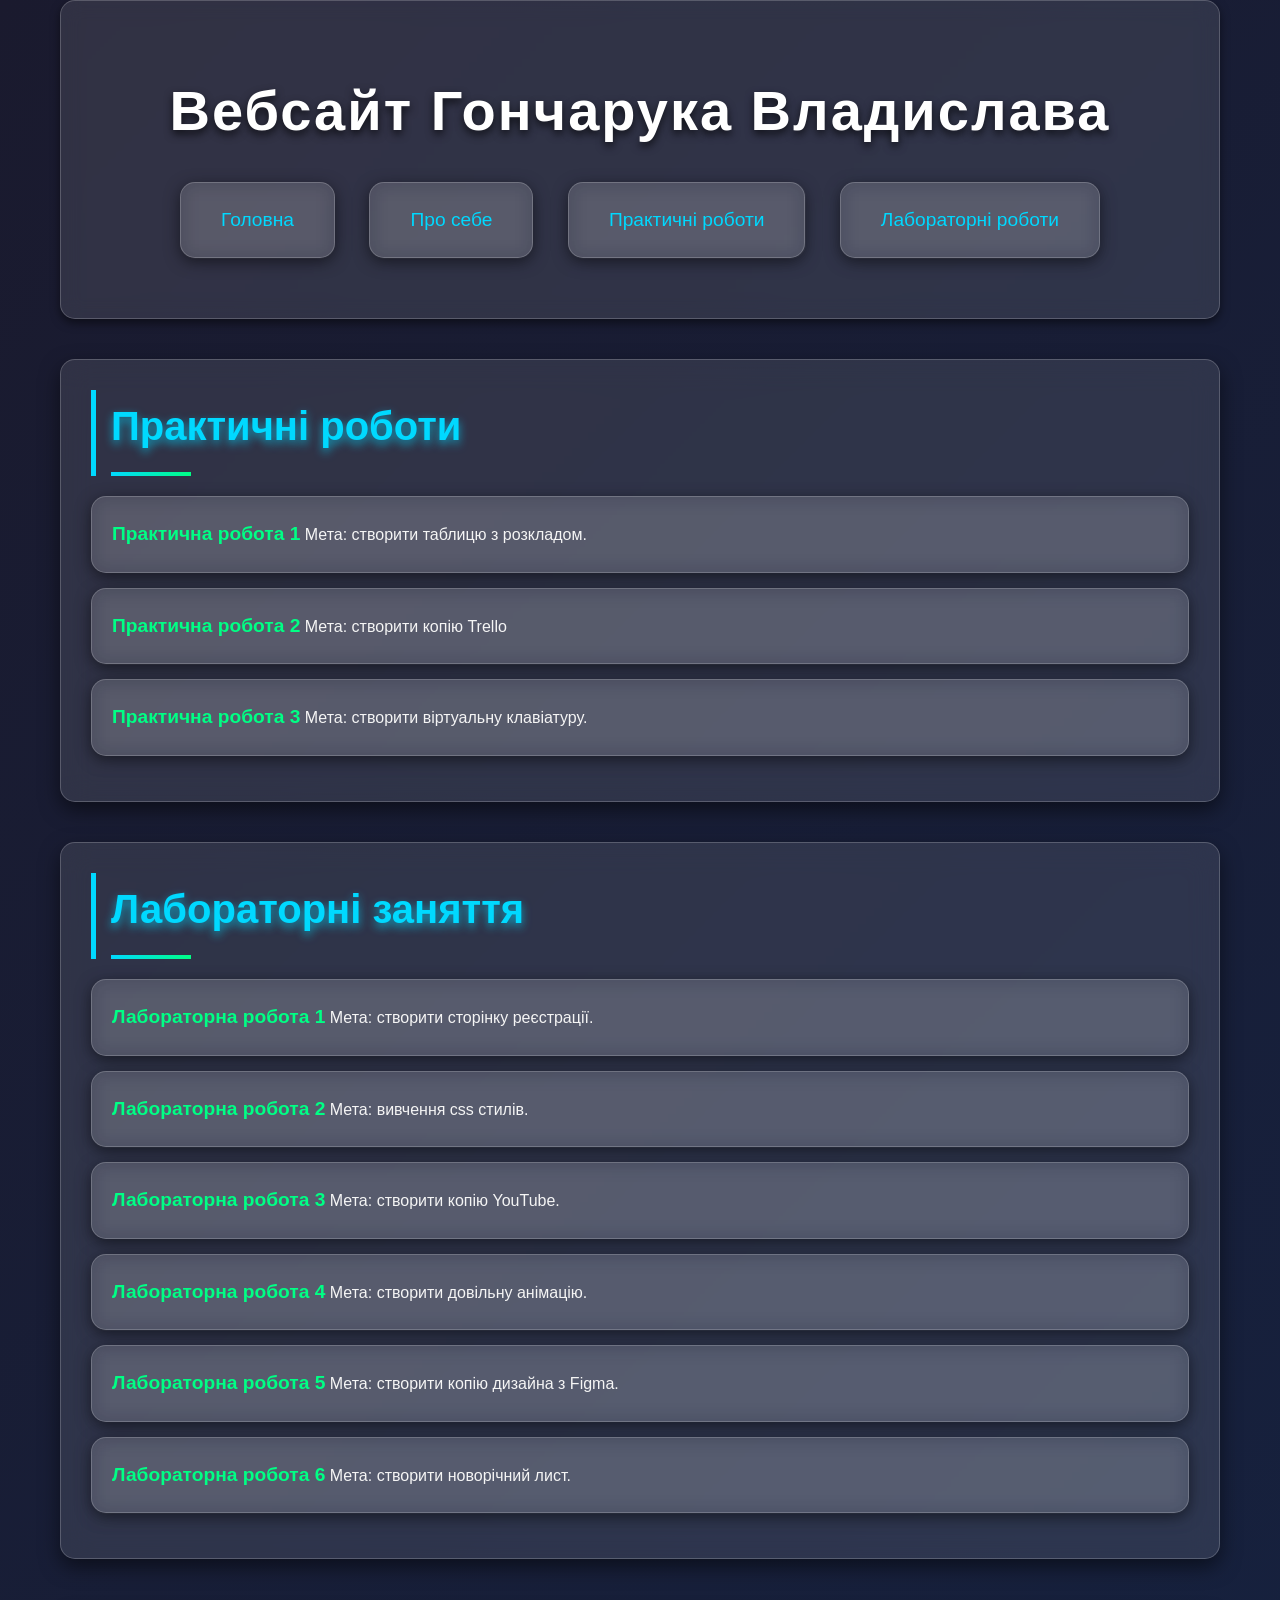
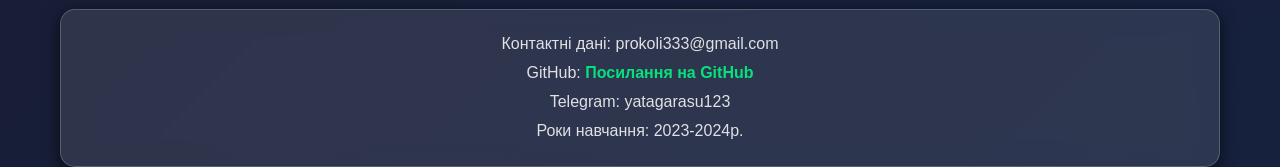
<file: index.html>
<!DOCTYPE html>
<html lang="uk">
<head>
    <meta charset="UTF-8">
    <meta name="viewport" content="width=device-width, initial-scale=1.0">
    <title>Вебсайт Гончарука Владислава</title>
    <link rel="stylesheet" href="style.css">
    <link href="https://fonts.googleapis.com/css2?family=Poppins:wght@400;600&display=swap" rel="stylesheet">
</head>
<body>
    <header>
        <h1>Вебсайт Гончарука Владислава</h1>
        <nav>
                <ul>
                    <li><a href="index.html">Головна</a></li>
                    <li><a href="about.html">Про себе</a></li>
                    <li><a href="https://github.com/yatagarasu123/webdesign" target="_blank"
                            rel="noopener noreferrer">Практичні роботи</a></li>
                    <li><a href="https://github.com/yatagarasu123/webdesign" target="_blank"
                            rel="noopener noreferrer">Лабораторні роботи</a></li>
                </ul>
                    </select>
            </nav>
    </header>

    <main>
            <section id="practical">
                <h2>Практичні роботи</h2>
                <ul>
                    <li>
                        <a href="schedule.html">Практична робота 1</a>
                        <span>Мета: створити таблицю з розкладом.</span>
                    </li>
                    <li>
                        <a href="pz2\index.html">Практична робота 2</a>
                        <span>Мета: створити копію Trello</span>
                    </li>
                    <li>
                        <a href="pz3\index.html">Практична робота 3</a>
                        <span>Мета: створити віртуальну клавіатуру.</span>
                    </li>
                </ul>
            </section>

            <section id="labs">
                <h2>Лабораторні заняття</h2>
                <ul>
                    <li>
                        <a href="lab1\index.html">Лабораторна робота 1</a>
                        <span>Мета: створити сторінку реєстрації.</span>
                    </li>
                    <li>
                        <a href="lab2\lab2.html">Лабораторна робота 2</a>
                        <span>Мета: вивчення css стилів.</span>
                    </li>
                    <li>
                        <a href="lab3\index.html">Лабораторна робота 3</a>
                        <span>Мета: створити копію YouTube.</span>
                    </li>
                    <li>
                        <a href="lab4\index.html">Лабораторна робота 4</a>
                        <span>Мета: створити довільну анімацію.</span>
                    </li>
                    <li>
                        <a href="lab5\index.html">Лабораторна робота 5</a>
                        <span>Мета: створити копію дизайна з Figma.</span>
                    </li>
                    <li>
                        <a href="lab6\index.html">Лабораторна робота 6</a>
                        <span>Мета: створити новорічний лист.</span>
                    </li>
                </ul>
            </section>
        </main>

    <footer>
        <p>Контактні дані: prokoli333@gmail.com</p>
        <p>GitHub: <a href="https://github.com/yatagarasu123">Посилання на GitHub</a></p>
        <p>Telegram: yatagarasu123</p>
        <p>Роки навчання: 2023-2024р.</p>
    </footer>
</body>
</html>
</file>
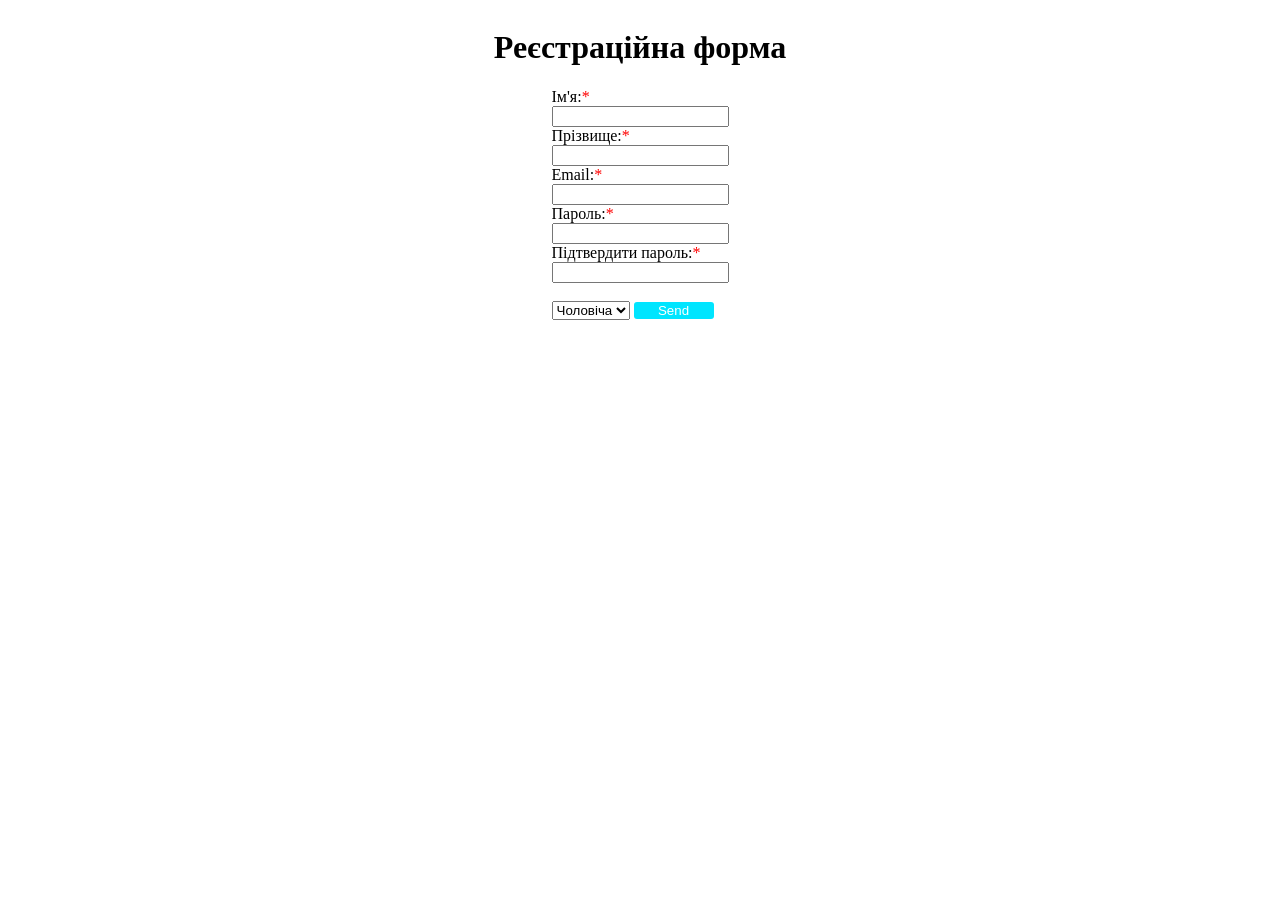
<file: lab1/index.html>
<!DOCTYPE html>
<html lang="uk">

<head>
    <meta charset="UTF-8">
    <meta name="viewport" content="width=device-width, initial-scale=1.0">
    <title>Document</title>
    <link rel="stylesheet" href="style.css">
</head>

<body>
    <div class="reg_form">
        <h1>Реєстраційна форма</h1>
        <form action="https://webhook.site" method="post">
            <label for="Ім'я">Ім'я:<sups style="color: rgb(255, 0, 0);">*</sup></label>
            <br>
            <input type="Ім'я" name="Ім'я" id="Ім'я" required>
            <br>
            <label for="SurName">Прізвище:<sups style="color: rgb(255, 0, 0);">*</sup></label>
            <br>
            <input type="text" name="Прізвище" id="Surname" required>
            <br>
            <label for="email">Email:<sups style="color: rgb(255, 0, 0);">*</sup></label>
            <br>
            <input type="email" name=email id="email" required>
            <br>
            <label for="password">Пароль:<sups style="color: rgb(255, 0, 0);">*</sup></label>
            <br>
            <input type="password" name="Пароль" id="password" required>
            <br>
            <label for="C_pass">Підтвердити пароль:<sups style="color: rgb(255, 0, 0);">*</sup></label>
            <br>
            <input type="C_pass" name="Повторити пароль" id="C_pass" required>
            <br><br>
            <select name="Стать" id="gender">
                <option value="male">Чоловіча</option>
                <option value="female">Жіноча</option>
            </select>
            <button>Send</button>
        </form>
    </div>
</body>

</html>
</file>
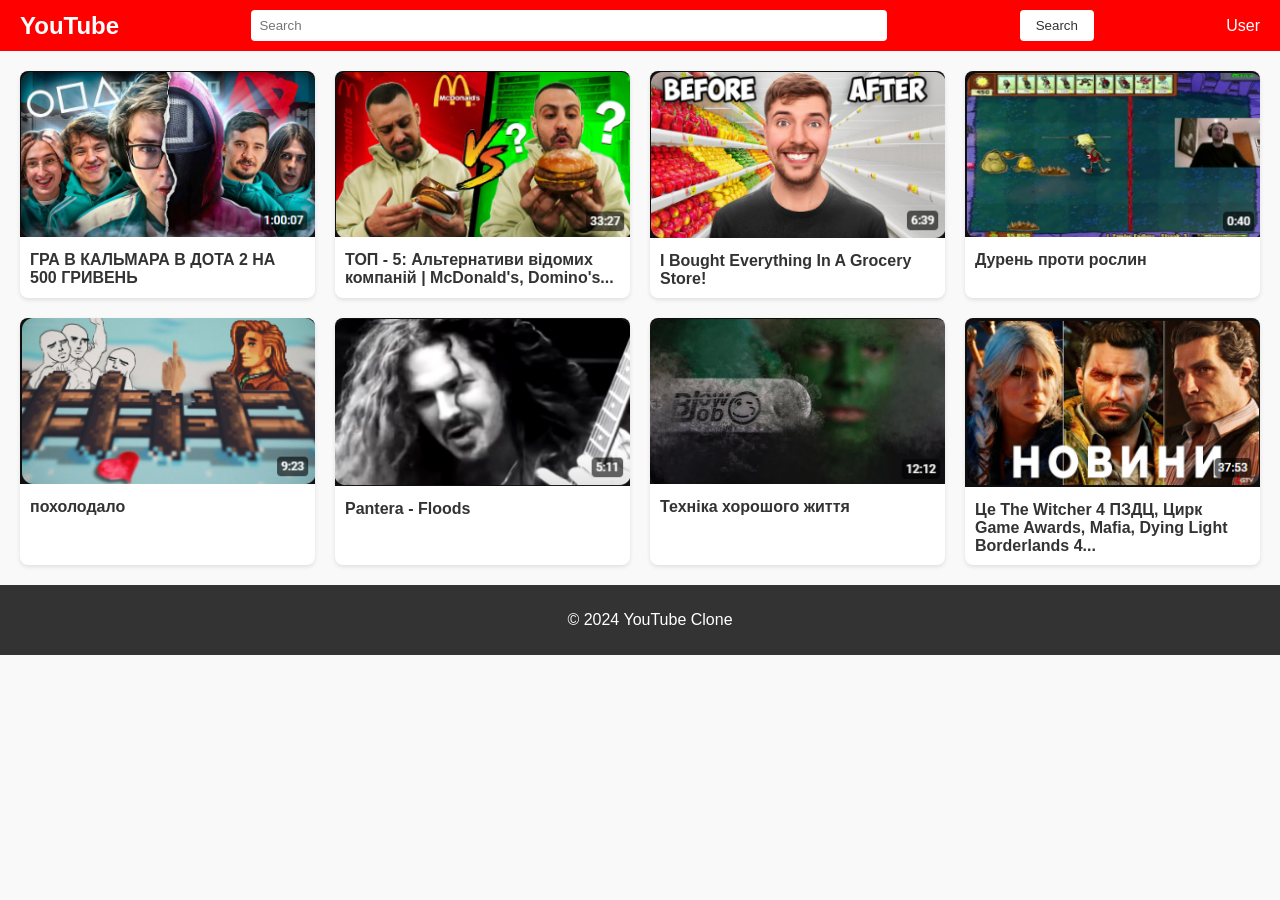
<file: lab3/index.html>
<!DOCTYPE html>
<html lang="en">
<head>
    <meta charset="UTF-8">
    <meta name="viewport" content="width=device-width, initial-scale=1.0">
    <title>YouTube Clone</title>
    <link rel="stylesheet" href="style.css">
</head>
<body>
    <header class="header">
        <div class="logo">YouTube</div>
        <input type="text" class="search-bar" placeholder="Search">
        <button class="search-button">Search</button>
        <div class="user-menu">User</div>
    </header>

    <main class="main-content">
        <section class="video-grid">
            <!-- Video 1 -->
            <div class="video-card">
                <img src="images/meepo.png" alt="Video Thumbnail" class="thumbnail">
                <div class="video-info">
                    <p class="video-title">ГРА В КАЛЬМАРА В ДОТА 2 НА 500 ГРИВЕНЬ</p>
                </div>
            </div>

            <!-- Video 2 -->
            <div class="video-card">
                <img src="images/mc.png" alt="Video Thumbnail" class="thumbnail">
                <div class="video-info">
                    <p class="video-title">
                        ТОП - 5: Альтернативи відомих компаній | McDonald's, Domino's...</p>
                </div>
            </div>

            <!-- Video 3 -->
            <div class="video-card">
                <img src="images/beast.png" alt="Video Thumbnail" class="thumbnail">
                <div class="video-info">
                    <p class="video-title">I Bought Everything In A Grocery Store!</p>
                </div>
            </div>

            <!-- Video 4 -->
            <div class="video-card">
                <img src="images/arthas.png" alt="Video Thumbnail" class="thumbnail">
                <div class="video-info">
                    <p class="video-title">Дурень проти рослин</p>
                </div>
            </div>

            <!-- Video 5 -->
            <div class="video-card">
                <img src="images/holod.png" alt="Video Thumbnail" class="thumbnail">
                <div class="video-info">
                    <p class="video-title">похолодало</p>
                </div>
            </div>

            <!-- Video 6 -->
            <div class="video-card">
                <img src="images/pantera.png" alt="Video Thumbnail" class="thumbnail">
                <div class="video-info">
                    <p class="video-title">Pantera - Floods</p>
                </div>
            </div>

            <!-- Video 7 -->
            <div class="video-card">
                <img src="images/slidan.png" alt="Video Thumbnail" class="thumbnail">
                <div class="video-info">
                    <p class="video-title">Техніка хорошого життя</p>
                </div>
            </div>

            <!-- Video 8 -->
            <div class="video-card">
                <img src="images/xgtv.png" alt="Video Thumbnail" class="thumbnail">
                <div class="video-info">
                    <p class="video-title">Це The Witcher 4 ПЗДЦ, Цирк Game Awards, Mafia, Dying Light Borderlands 4...</p>
                </div>
            </div>
            <!-- Add more video cards as needed -->
            <!-- Copy the structure above for additional videos -->
        </section>
    </main>

    <footer class="footer">
        <p>&copy; 2024 YouTube Clone</p>
    </footer>
</body>
</html>
</file>
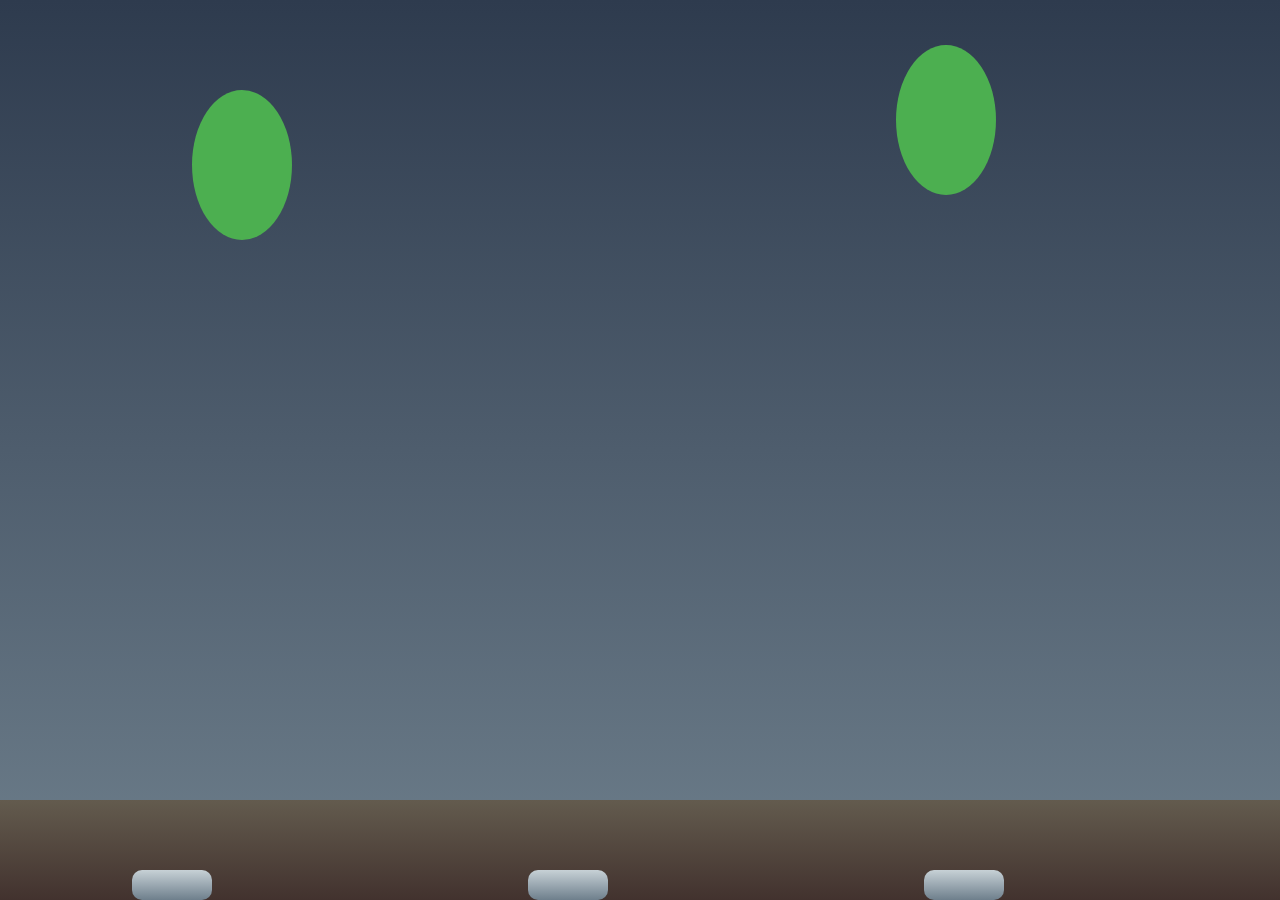
<file: lab4/index.html>
<!DOCTYPE html>
<html lang="uk">

<head>
    <meta charset="UTF-8">
    <meta name="viewport" content="width=device-width, initial-scale=1.0">
    <title>Анімації</title>
    <link rel="stylesheet" href="style.css">
</head>

<body>
    <div class="animation-container">
        <!-- Дерево -->
        <div class="tree" style="top: 10%; left: 15%;"></div>
        <div class="tree" style="top: 5%; left: 70%;"></div>

        <!-- Персонаж (Артас) -->
        <div class="character">
            <img src="pukimon.png" alt="pukimon">
        </div>

        <!-- Земля -->
        <div class="ground">
            <div class="rocks" style="left: 10%;"></div>
            <div class="rocks" style="left: 40%;"></div>
            <div class="rocks" style="left: 70%;"></div>
        </div>
    </div>
</body>

</html>
</file>
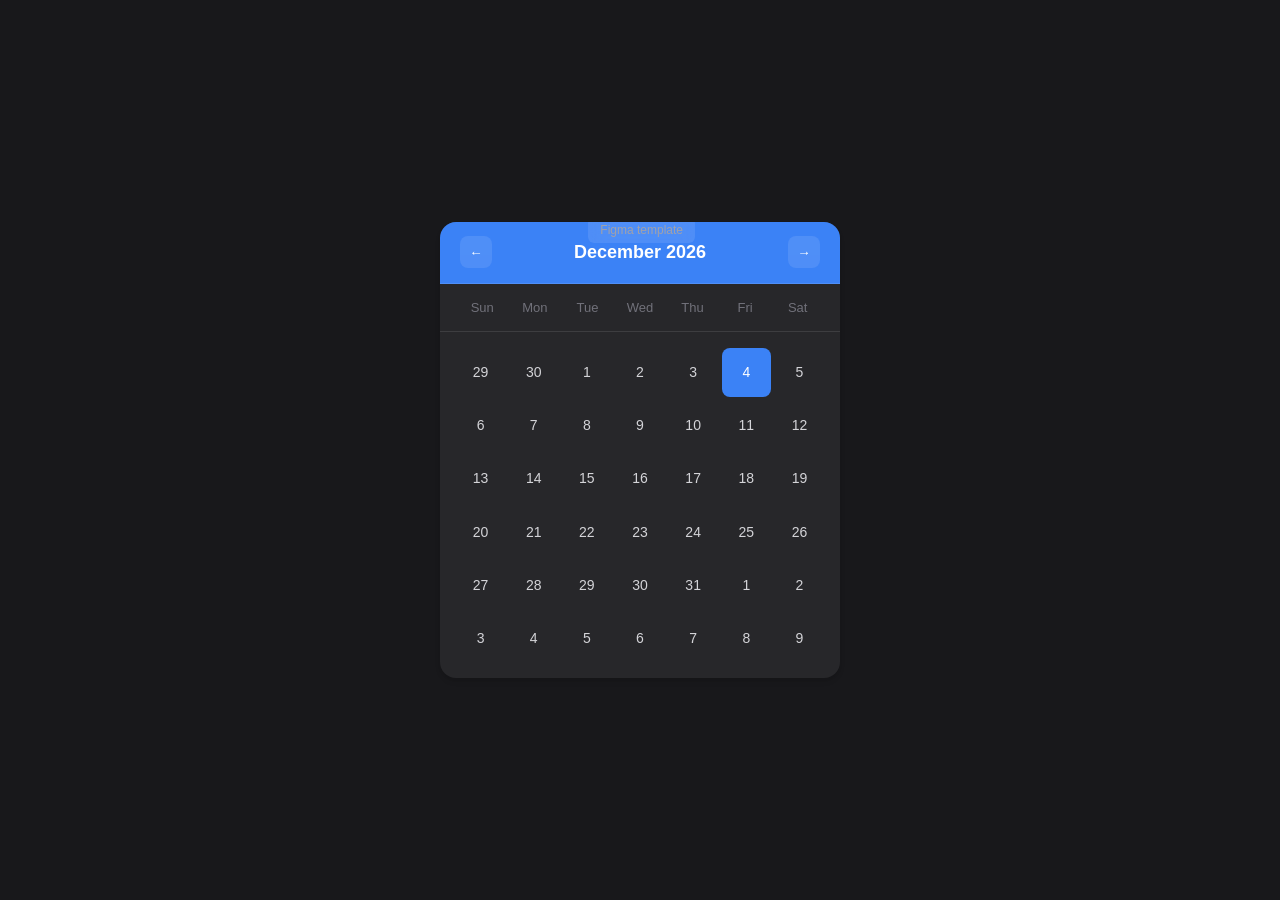
<file: lab5/index.html>
<!DOCTYPE html>
<html lang="en">
<head>
    <meta charset="UTF-8">
    <meta name="viewport" content="width=device-width, initial-scale=1.0">
    <title>Modern Calendar</title>
    <style>
        * {
            margin: 0;
            padding: 0;
            box-sizing: border-box;
        }

        body {
            font-family: -apple-system, BlinkMacSystemFont, 'Segoe UI', Roboto, sans-serif;
            display: flex;
            justify-content: center;
            align-items: center;
            min-height: 100vh;
            background-color: #18181b;
            padding: 20px;
        }

        .calendar {
            background-color: #27272a;
            border-radius: 16px;
            box-shadow: 0 4px 6px -1px rgba(0, 0, 0, 0.1), 0 2px 4px -1px rgba(0, 0, 0, 0.06);
            width: 100%;
            max-width: 400px;
            position: relative;
            overflow: hidden;
        }

        .figma-link {
            position: absolute;
            top: -5px;
            right: 145px;
            background-color: rgba(255, 255, 255, 0.1);
            padding: 6px 12px;
            border-radius: 6px;
            font-size: 12px;
            color: #a1a1aa;
            text-decoration: none;
            backdrop-filter: blur(8px);
            transition: all 0.2s ease;
            z-index: 10;
        }

        .figma-link:hover {
            background-color: rgba(255, 255, 255, 0.15);
            color: #ffffff;
        }

        .calendar-header {
            background-color: #3b82f6;
            color: white;
            padding: 20px;
            text-align: center;
            position: relative;
            border-bottom: 1px solid rgba(255, 255, 255, 0.1);
        }

        .month-year {
            font-size: 18px;
            font-weight: 600;
            color: #ffffff;
        }

        .nav-button {
            background: rgba(255, 255, 255, 0.1);
            border: none;
            color: white;
            cursor: pointer;
            width: 32px;
            height: 32px;
            border-radius: 8px;
            position: absolute;
            top: 50%;
            transform: translateY(-50%);
            transition: all 0.2s ease;
            display: flex;
            align-items: center;
            justify-content: center;
        }

        .nav-button:hover {
            background: rgba(255, 255, 255, 0.2);
        }

        .prev-month {
            left: 20px;
        }

        .next-month {
            right: 20px;
        }

        .weekdays {
            display: grid;
            grid-template-columns: repeat(7, 1fr);
            padding: 16px;
            background-color: #27272a;
            border-bottom: 1px solid rgba(255, 255, 255, 0.1);
        }

        .weekdays div {
            color: #71717a;
            font-size: 13px;
            font-weight: 500;
            text-align: center;
        }

        .days {
            display: grid;
            grid-template-columns: repeat(7, 1fr);
            gap: 4px;
            padding: 16px;
        }

        .days div {
            aspect-ratio: 1;
            display: flex;
            align-items: center;
            justify-content: center;
            font-size: 14px;
            cursor: pointer;
            border-radius: 8px;
            color: #d4d4d8;
            transition: all 0.2s ease;
        }

        .days div:hover:not(.empty):not(.prev-month-date):not(.next-month-date) {
            background-color: rgba(255, 255, 255, 0.1);
            color: #ffffff;
        }

        .prev-month-date, .next-month-date {
            color: #52525b;
        }

        .today {
            background-color: #3b82f6;
            color: white !important;
        }

        .today:hover {
            background-color: #2563eb !important;
        }

        .selected {
            border: 2px solid #3b82f6;
            color: #ffffff !important;
        }

        @media (max-width: 480px) {
            .calendar {
                max-width: 100%;
            }
            
            .days div {
                font-size: 13px;
            }
        }
    </style>
</head>
<body>
    <div class="calendar">
        <a href="https://www.figma.com/design/LokVHePA7Pgw8NC4M9JxGa/📅-Datepicker-(Community)?node-id=0-1&p=f&t=MPQvO3VVOu80Gbgt-0" 
           target="_blank" 
           class="figma-link">
            Figma template
        </a>
        <div class="calendar-header">
            <button class="nav-button prev-month">←</button>
            <div class="month-year">November 2022</div>
            <button class="nav-button next-month">→</button>
        </div>
        <div class="weekdays">
            <div>Sun</div>
            <div>Mon</div>
            <div>Tue</div>
            <div>Wed</div>
            <div>Thu</div>
            <div>Fri</div>
            <div>Sat</div>
        </div>
        <div class="days">
            <div class="prev-month-date">30</div>
            <div class="prev-month-date">31</div>
            <div>1</div>
            <div>2</div>
            <div>3</div>
            <div>4</div>
            <div>5</div>
            <div>6</div>
            <div>7</div>
            <div>8</div>
            <div>9</div>
            <div>10</div>
            <div>11</div>
            <div>12</div>
            <div>13</div>
            <div>14</div>
            <div>15</div>
            <div>16</div>
            <div>17</div>
            <div>18</div>
            <div>19</div>
            <div>20</div>
            <div>21</div>
            <div>22</div>
            <div>23</div>
            <div>24</div>
            <div class="today">25</div>
            <div>26</div>
            <div>27</div>
            <div>28</div>
            <div>29</div>
            <div>30</div>
            <div class="next-month-date">1</div>
            <div class="next-month-date">2</div>
            <div class="next-month-date">3</div>
        </div>
    </div>

    <script>
        document.addEventListener('DOMContentLoaded', function() {
            const monthYear = document.querySelector('.month-year');
            const daysContainer = document.querySelector('.days');
            const prevMonthBtn = document.querySelector('.prev-month');
            const nextMonthBtn = document.querySelector('.next-month');

            let currentDate = new Date();
            let currentMonth = currentDate.getMonth();
            let currentYear = currentDate.getFullYear();

            function updateCalendar() {
                const firstDay = new Date(currentYear, currentMonth, 1);
                const lastDay = new Date(currentYear, currentMonth + 1, 0);
                const prevMonthLastDay = new Date(currentYear, currentMonth, 0);
                const daysInMonth = lastDay.getDate();
                const startingDay = firstDay.getDay();

                monthYear.textContent = `${firstDay.toLocaleString('default', { month: 'long' })} ${currentYear}`;

                let calendarHTML = '';

                for (let i = startingDay; i > 0; i--) {
                    calendarHTML += `<div class="prev-month-date">${prevMonthLastDay.getDate() - i + 1}</div>`;
                }

                for (let i = 1; i <= daysInMonth; i++) {
                    if (i === currentDate.getDate() && currentMonth === currentDate.getMonth() && currentYear === currentDate.getFullYear()) {
                        calendarHTML += `<div class="today">${i}</div>`;
                    } else {
                        calendarHTML += `<div>${i}</div>`;
                    }
                }

                const remainingDays = 42 - (startingDay + daysInMonth);
                for (let i = 1; i <= remainingDays; i++) {
                    calendarHTML += `<div class="next-month-date">${i}</div>`;
                }

                daysContainer.innerHTML = calendarHTML;

                daysContainer.querySelectorAll('div').forEach(day => {
                    day.addEventListener('click', function() {
                        if (!this.classList.contains('prev-month-date') && !this.classList.contains('next-month-date')) {
                            daysContainer.querySelectorAll('.selected').forEach(selected => selected.classList.remove('selected'));
                            if (!this.classList.contains('today')) {
                                this.classList.add('selected');
                            }
                        }
                    });
                });
            }

            prevMonthBtn.addEventListener('click', function() {
                currentMonth--;
                if (currentMonth < 0) {
                    currentMonth = 11;
                    currentYear--;
                }
                updateCalendar();
            });

            nextMonthBtn.addEventListener('click', function() {
                currentMonth++;
                if (currentMonth > 11) {
                    currentMonth = 0;
                    currentYear++;
                }
                updateCalendar();
            });

            updateCalendar();
        });
    </script>
</body>
</html>
</file>
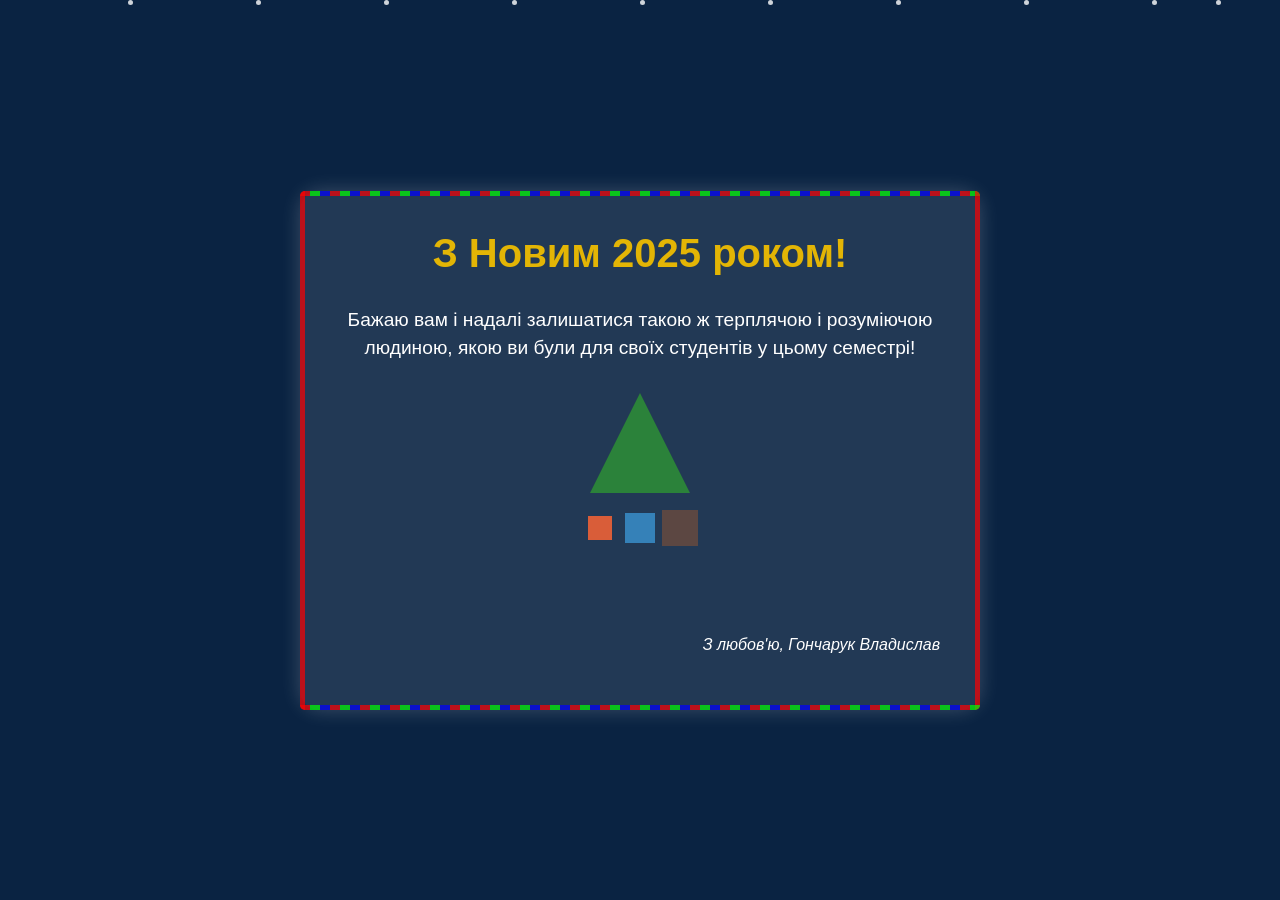
<file: lab6/index.html>
<!DOCTYPE html>
<html lang="en">
<head>
    <meta charset="UTF-8">
    <meta name="viewport" content="width=device-width, initial-scale=1.0">
    <title>Новорічний лист</title>
    <link rel="stylesheet" href="styles/main.css">
</head>
<body class="page">
    <div class="snowflakes">
        <div class="snowflakes__flake"></div>
        <div class="snowflakes__flake"></div>
        <div class="snowflakes__flake"></div>
        <div class="snowflakes__flake"></div>
        <div class="snowflakes__flake"></div>
        <div class="snowflakes__flake"></div>
        <div class="snowflakes__flake"></div>
        <div class="snowflakes__flake"></div>
        <div class="snowflakes__flake"></div>
        <div class="snowflakes__flake"></div>
    </div>
    <div class="card">
        <div class="garland garland--top"></div>
        <div class="garland garland--right"></div>
        <div class="garland garland--bottom"></div>
        <div class="garland garland--left"></div>
        <header class="card__header">
            <h1 class="card__title">З Новим 2025 роком!</h1>
        </header>
        <main class="card__content">
            <div class="greeting">
                <p class="greeting__text">Бажаю вам і надалі залишатися такою ж терплячою і розуміючою людиною, якою ви були для своїх студентів у цьому семестрі!</p>
            </div>
            <div class="decoration">
                <div class="decoration__tree"></div>
                <div class="decoration__gifts">
                    <div class="decoration__gift decoration__gift--small"></div>
                    <div class="decoration__gift decoration__gift--medium"></div>
                    <div class="decoration__gift decoration__gift--large"></div>
                </div>
            </div>
        </main>
        <footer class="card__footer">
            <p class="card__signature">З любов'ю, Гончарук Владислав</p>
        </footer>
    </div>
</body>
</html>
</file>
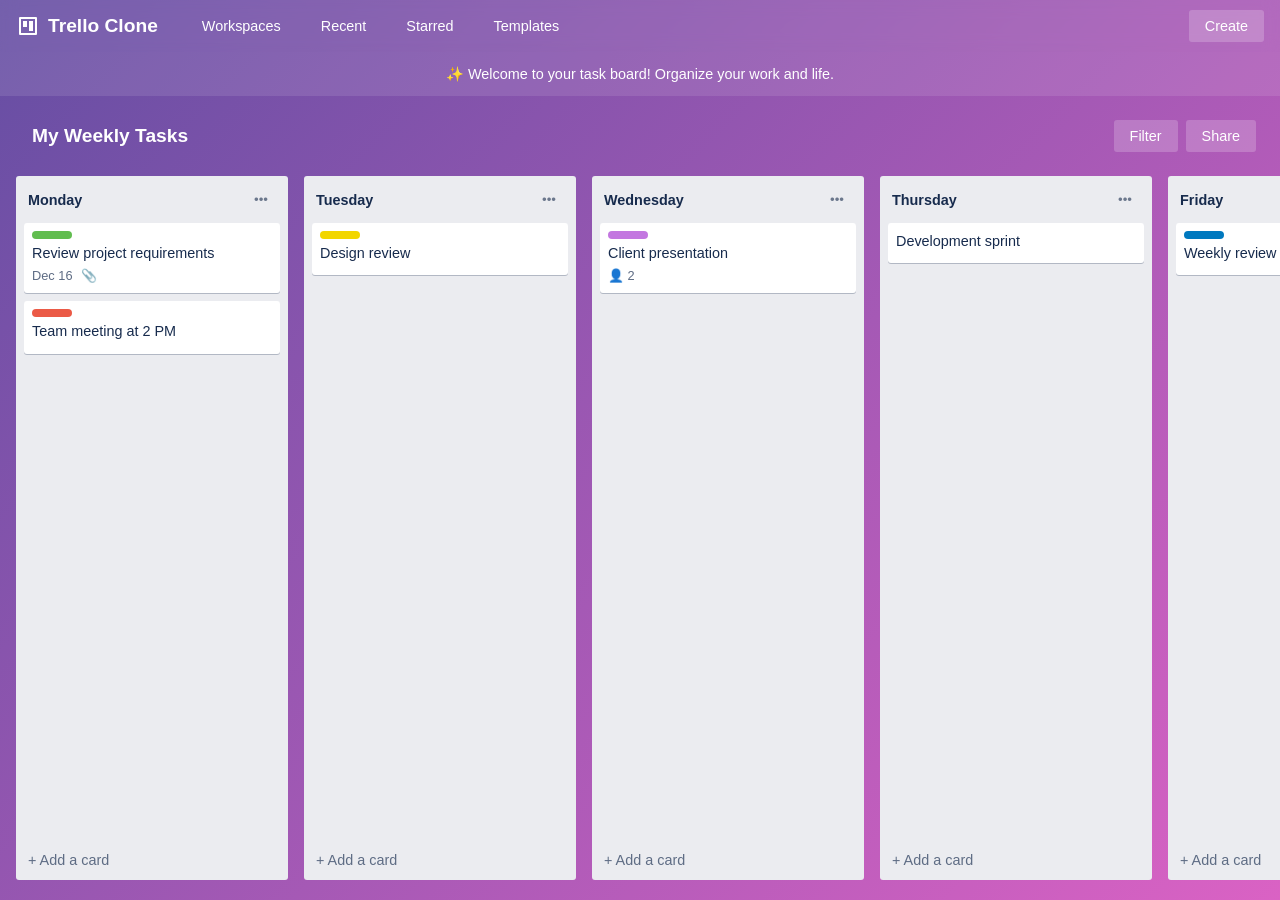
<file: pz2/index.html>
<!DOCTYPE html>
<html lang="en">
<head>
    <meta charset="UTF-8">
    <meta name="viewport" content="width=device-width, initial-scale=1.0">
    <link rel="stylesheet" href="style.css">
    <title>Trello-Style Task Board</title>
</head>
<body>
    <div class="app-container">
        <nav class="navbar">
            <div class="nav-left">
                <div class="logo">
                    <svg height="24" width="24" viewBox="0 0 24 24" role="presentation">
                        <path fill="currentColor" d="M4 3h16a1 1 0 011 1v16a1 1 0 01-1 1H4a1 1 0 01-1-1V4a1 1 0 011-1zm1 2v14h14V5H5zm2 2h4v6H7V7zm6 0h4v10h-4V7z"/>
                    </svg>
                    <span>Trello Clone</span>
                </div>
                <div class="nav-links">
                    <a href="#" class="nav-item">Workspaces</a>
                    <a href="#" class="nav-item">Recent</a>
                    <a href="#" class="nav-item">Starred</a>
                    <a href="#" class="nav-item">Templates</a>
                </div>
            </div>
            <div class="nav-right">
                <button class="create-btn">Create</button>
            </div>
        </nav>

        <div class="banner">
            <p>✨ Welcome to your task board! Organize your work and life.</p>
        </div>

        <main class="board-container">
            <header class="board-header">
                <h1>My Weekly Tasks</h1>
                <div class="board-controls">
                    <button class="filter-btn">Filter</button>
                    <button class="share-btn">Share</button>
                </div>
            </header>

            <div class="board-content">
                <div class="list">
                    <div class="list-header">
                        <h3>Monday</h3>
                        <button class="more-btn">•••</button>
                    </div>
                    <div class="list-cards">
                        <div class="card">
                            <div class="card-labels">
                                <span class="label green"></span>
                            </div>
                            <p>Review project requirements</p>
                            <div class="card-footer">
                                <span class="due-date">Dec 16</span>
                                <span class="attachment-icon">📎</span>
                            </div>
                        </div>
                        <div class="card">
                            <div class="card-labels">
                                <span class="label red"></span>
                            </div>
                            <p>Team meeting at 2 PM</p>
                        </div>
                    </div>
                    <button class="add-card-btn">+ Add a card</button>
                </div>

                <div class="list">
                    <div class="list-header">
                        <h3>Tuesday</h3>
                        <button class="more-btn">•••</button>
                    </div>
                    <div class="list-cards">
                        <div class="card">
                            <div class="card-labels">
                                <span class="label yellow"></span>
                            </div>
                            <p>Design review</p>
                        </div>
                    </div>
                    <button class="add-card-btn">+ Add a card</button>
                </div>

                <div class="list">
                    <div class="list-header">
                        <h3>Wednesday</h3>
                        <button class="more-btn">•••</button>
                    </div>
                    <div class="list-cards">
                        <div class="card">
                            <div class="card-labels">
                                <span class="label purple"></span>
                            </div>
                            <p>Client presentation</p>
                            <div class="card-footer">
                                <span class="members">👤 2</span>
                            </div>
                        </div>
                    </div>
                    <button class="add-card-btn">+ Add a card</button>
                </div>

                <div class="list">
                    <div class="list-header">
                        <h3>Thursday</h3>
                        <button class="more-btn">•••</button>
                    </div>
                    <div class="list-cards">
                        <div class="card">
                            <p>Development sprint</p>
                        </div>
                    </div>
                    <button class="add-card-btn">+ Add a card</button>
                </div>

                <div class="list">
                    <div class="list-header">
                        <h3>Friday</h3>
                        <button class="more-btn">•••</button>
                    </div>
                    <div class="list-cards">
                        <div class="card">
                            <div class="card-labels">
                                <span class="label blue"></span>
                            </div>
                            <p>Weekly review</p>
                        </div>
                    </div>
                    <button class="add-card-btn">+ Add a card</button>
                </div>

                <div class="list">
                    <div class="list-header">
                        <h3>Weekend</h3>
                        <button class="more-btn">•••</button>
                    </div>
                    <div class="list-cards">
                        <div class="card">
                            <p>Relax and recharge</p>
                        </div>
                    </div>
                    <button class="add-card-btn">+ Add a card</button>
                </div>

                <div class="add-list">
                    <button class="add-list-btn">+ Add another list</button>
                </div>
            </div>
        </main>
    </div>
</body>
</html>
</file>
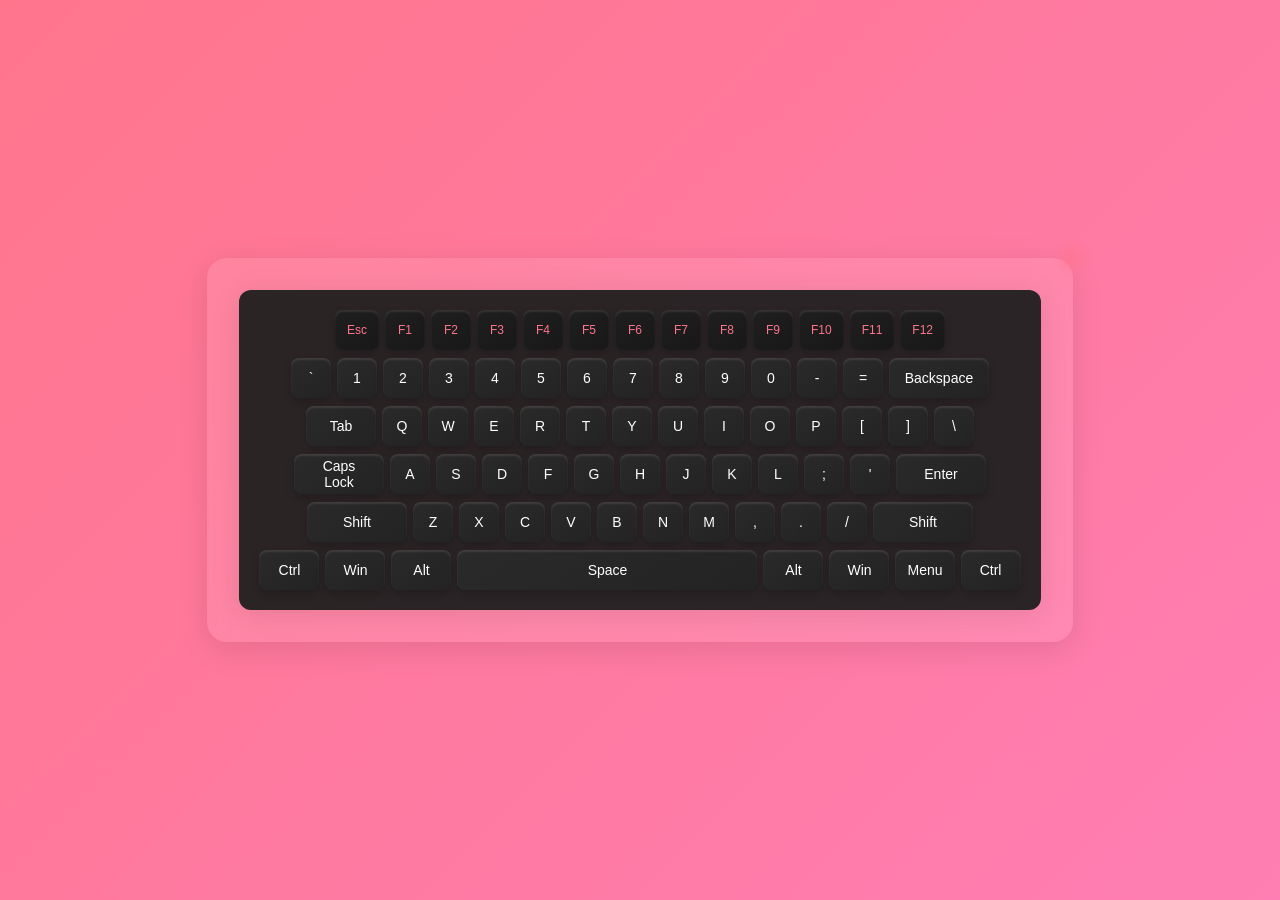
<file: pz3/index.html>
<!DOCTYPE html>
<html lang="en">
<head>
    <meta charset="UTF-8">
    <meta name="viewport" content="width=device-width, initial-scale=1.0">
    <link rel="stylesheet" href="style.css">
    <title>Sakura Virtual Keyboard</title>
</head>
<body>
    <div class="keyboard-container">
        <div class="keyboard">
            <!-- Function Row -->
            <div class="keyboard-row">
                <button class="key function">Esc</button>
                <button class="key function">F1</button>
                <button class="key function">F2</button>
                <button class="key function">F3</button>
                <button class="key function">F4</button>
                <button class="key function">F5</button>
                <button class="key function">F6</button>
                <button class="key function">F7</button>
                <button class="key function">F8</button>
                <button class="key function">F9</button>
                <button class="key function">F10</button>
                <button class="key function">F11</button>
                <button class="key function">F12</button>
            </div>

            <!-- Number Row -->
            <div class="keyboard-row">
                <button class="key">`</button>
                <button class="key">1</button>
                <button class="key">2</button>
                <button class="key">3</button>
                <button class="key">4</button>
                <button class="key">5</button>
                <button class="key">6</button>
                <button class="key">7</button>
                <button class="key">8</button>
                <button class="key">9</button>
                <button class="key">0</button>
                <button class="key">-</button>
                <button class="key">=</button>
                <button class="key backspace">Backspace</button>
            </div>

            <!-- QWERTY Row -->
            <div class="keyboard-row">
                <button class="key tab">Tab</button>
                <button class="key">Q</button>
                <button class="key">W</button>
                <button class="key">E</button>
                <button class="key">R</button>
                <button class="key">T</button>
                <button class="key">Y</button>
                <button class="key">U</button>
                <button class="key">I</button>
                <button class="key">O</button>
                <button class="key">P</button>
                <button class="key">[</button>
                <button class="key">]</button>
                <button class="key backslash">\</button>
            </div>

            <!-- ASDF Row -->
            <div class="keyboard-row">
                <button class="key caps">Caps Lock</button>
                <button class="key">A</button>
                <button class="key">S</button>
                <button class="key">D</button>
                <button class="key">F</button>
                <button class="key">G</button>
                <button class="key">H</button>
                <button class="key">J</button>
                <button class="key">K</button>
                <button class="key">L</button>
                <button class="key">;</button>
                <button class="key">'</button>
                <button class="key enter">Enter</button>
            </div>

            <!-- ZXCV Row -->
            <div class="keyboard-row">
                <button class="key shift left-shift">Shift</button>
                <button class="key">Z</button>
                <button class="key">X</button>
                <button class="key">C</button>
                <button class="key">V</button>
                <button class="key">B</button>
                <button class="key">N</button>
                <button class="key">M</button>
                <button class="key">,</button>
                <button class="key">.</button>
                <button class="key">/</button>
                <button class="key shift right-shift">Shift</button>
            </div>

            <!-- Space Row -->
            <div class="keyboard-row">
                <button class="key ctrl">Ctrl</button>
                <button class="key win">Win</button>
                <button class="key alt">Alt</button>
                <button class="key space">Space</button>
                <button class="key alt">Alt</button>
                <button class="key win">Win</button>
                <button class="key menu">Menu</button>
                <button class="key ctrl">Ctrl</button>
            </div>
        </div>
    </div>
</body>
</html>
</file>
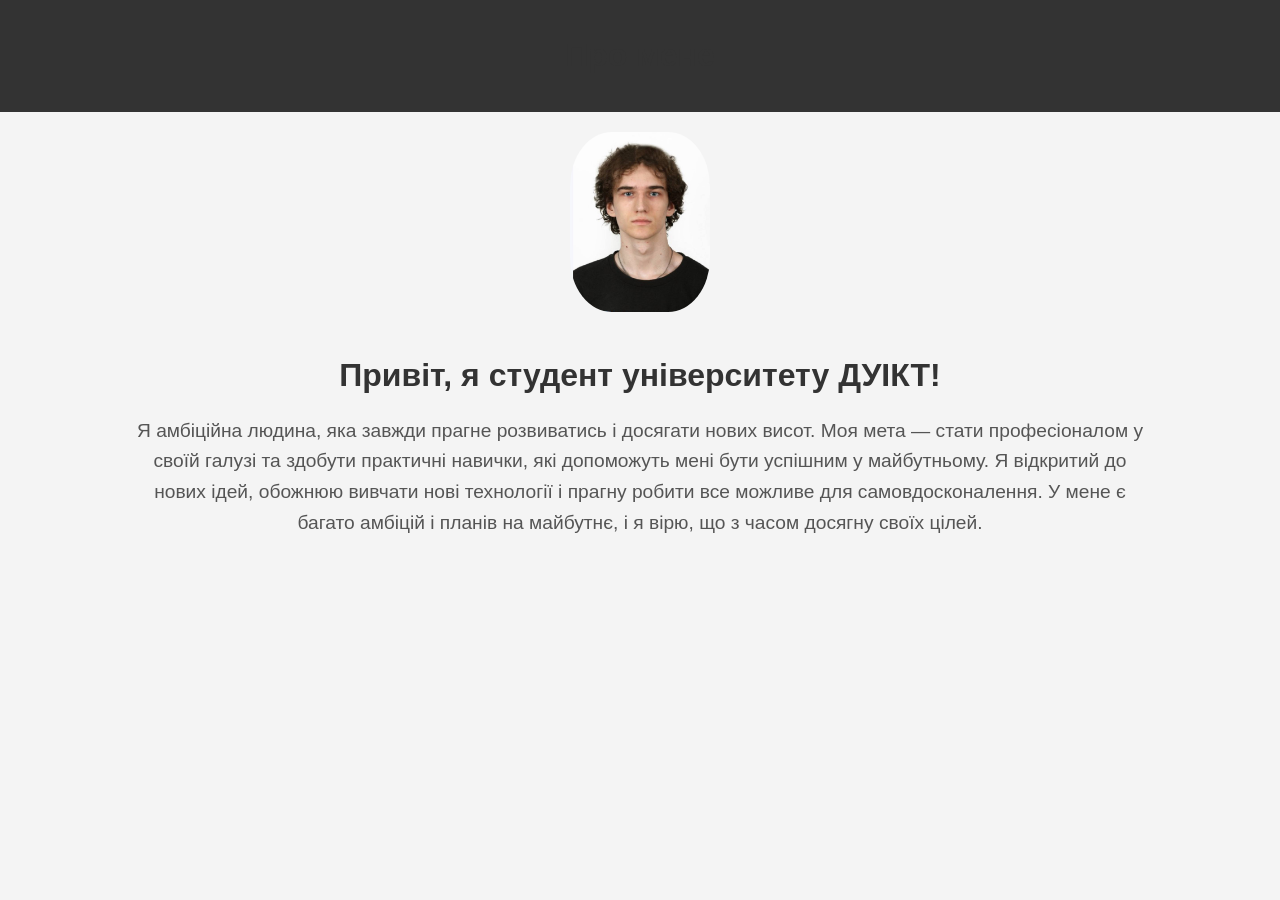
<file: about.html>
<!DOCTYPE html>
<html lang="uk">
<head>
    <meta charset="UTF-8">
    <meta name="viewport" content="width=device-width, initial-scale=1.0">
    <title>Про мене</title>
    <style>
        body {
            font-family: Arial, sans-serif;
            margin: 0;
            padding: 0;
            background-color: #f4f4f4;
        }
        header {
            background-color: #333;
            color: white;
            text-align: center;
            padding: 1em 0;
        }
        .container {
            width: 80%;
            margin: 0 auto;
            padding: 20px;
            text-align: center;
        }
        .profile-image {
            width: 140px;
            height: 180px;
            border-radius: 30%;
            margin-bottom: 20px;
        }
        h1 {
            color: #333;
        }
        p {
            font-size: 1.2em;
            line-height: 1.6;
            color: #555;
        }
    </style>
</head>
<body>

    <header>
        <h1>Про мене</h1>
    </header>

    <div class="container">
        <img src="images/face.jpg" alt="Фото профілю" class="profile-image">
        <h1>Привіт, я студент університету ДУІКТ!</h1>
        <p>Я амбіційна людина, яка завжди прагне розвиватись і досягати нових висот. Моя мета — стати професіоналом у своїй галузі та здобути практичні навички, які допоможуть мені бути успішним у майбутньому. Я відкритий до нових ідей, обожнюю вивчати нові технології і прагну робити все можливе для самовдосконалення. У мене є багато амбіцій і планів на майбутнє, і я вірю, що з часом досягну своїх цілей.</p>
    </div>

</body>
</html>
</file>
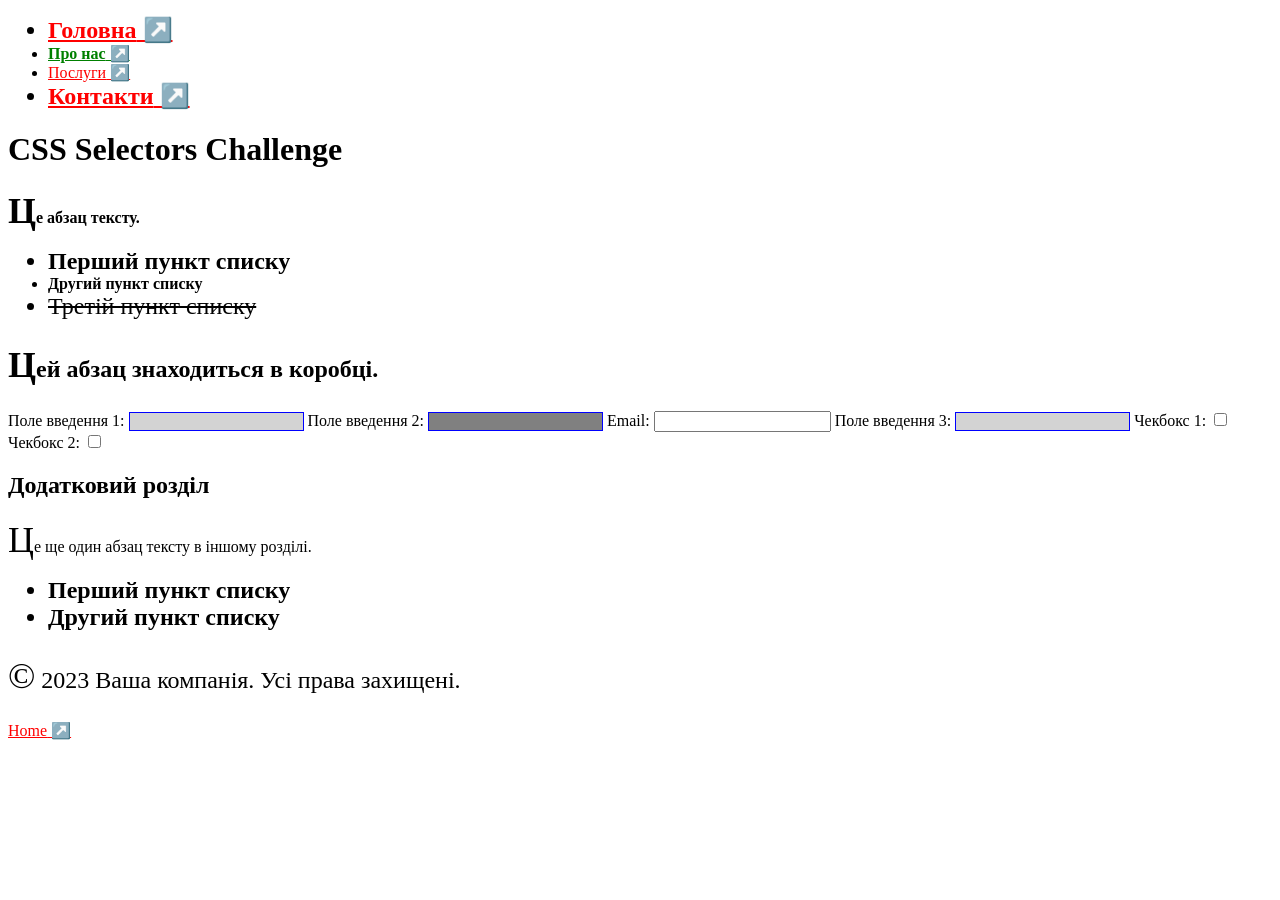
<file: lab2/lab2.html>
<!DOCTYPE html>
<html lang="en">
<head>
    <meta charset="UTF-8">
    <meta name="viewport" content="width=device-width, initial-scale=1.0">
    <link rel="stylesheet" href="lab2.css">
    <title>CSS Selectors Challenge</title>
</head>
<body>
    <header>
        <nav>
            <ul>
                <li><a href="#">Головна</a></li>
                <li><a href="https://example.com">Про нас</a></li>
                <li><a href="#">Послуги</a></li>
                <li><a href="http://notrealsite.ua">Контакти</a></li>
            </ul>
        </nav>
    </header>
    <div class="container">
        <h1>CSS Selectors Challenge</h1>
        <p>Це абзац тексту.</p>
        <ul>
            <li>Перший пункт списку</li>
            <li class="special">Другий пункт списку</li>
            <li>Третій пункт списку</li>
        </ul>
        <div class="box">
            <p>Цей абзац знаходиться в коробці.</p>
        </div>
        <form>
            <label for="input1">Поле введення 1:</label>
            <input type="text" id="input1">
            <label for="input2">Поле введення 2:</label>
            <input type="text" id="input2" disabled>
            <label for="email1">Email:</label>
            <input type="email" id="email1">
            <label for="input3">Поле введення 3:</label>
            <input type="text" id="input3">
            <label for="check1">Чекбокс 1:</label>
            <input type="checkbox" id="check1">
            <label for="check2">Чекбокс 2:</label>
            <input type="checkbox" id="check2">
        </form>
    </div>
    <section>
        <h2>Додатковий розділ</h2>
        <p>Це ще один абзац тексту в іншому розділі.</p>
        <ul>
            <li>Перший пункт списку</li>
            <li>Другий пункт списку</li>
        </ul>
    </section>
    <footer>
        <p>&copy; 2023 Ваша компанія. Усі права захищені.</p>
        <a href="#">Home</a>
    </footer>
</body>
</html>
</file>
<file: style.css>
/* Загальні стилі для всього сайту */
* {
    margin: 0;
    padding: 0;
    box-sizing: border-box;
    scroll-behavior: smooth;
}

body {
    font-family: 'Roboto', sans-serif;
    background: linear-gradient(135deg, #1a1a2e, #16213e);
    color: #f5f5f5;
    padding: 0 20px;
    line-height: 1.8;
    max-width: 1200px;
    margin: 0 auto;
}

/* Хедер */
header {
    background: rgba(255, 255, 255, 0.1);
    backdrop-filter: blur(10px);
    border: 1px solid rgba(255, 255, 255, 0.2);
    color: #fff;
    padding: 60px 20px;
    text-align: center;
    border-radius: 15px;
    margin-bottom: 40px;
    box-shadow: 0 4px 10px rgba(0, 0, 0, 0.5);
}

header h1 {
    font-size: 3.5em;
    font-weight: bold;
    letter-spacing: 2px;
    margin-bottom: 10px;
    text-shadow: 0 4px 8px rgba(0, 0, 0, 0.7);
}

header p {
    font-size: 1.2em;
    opacity: 0.85;
}

nav ul {
    list-style: none;
    margin-top: 20px;
}

nav ul li {
    display: inline-block;
    margin: 0 15px;
}

nav ul li a {
    text-decoration: none;
    color: #00d9ff;
    font-size: 1.2em;
    font-weight: 500;
    padding: 10px 20px;
    border-radius: 5px;
    transition: background 0.3s ease, transform 0.3s ease;
}

nav ul li a:hover {
    background: rgba(0, 217, 255, 0.2);
    transform: translateY(-5px);
}

/* Основний контент */
main {
    margin-top: 30px;
}

main section {
    background: rgba(255, 255, 255, 0.1);
    backdrop-filter: blur(15px);
    border: 1px solid rgba(255, 255, 255, 0.2);
    margin-bottom: 40px;
    padding: 30px;
    border-radius: 15px;
    box-shadow: 0 8px 20px rgba(0, 0, 0, 0.5);
}

main section h2 {
    font-size: 2.5em;
    margin-bottom: 15px;
    color: #00d9ff;
    border-left: 5px solid #00d9ff;
    padding-left: 15px;
    text-shadow: 0 4px 10px rgba(0, 217, 255, 0.7);
}

main section h2:after {
    content: '';
    display: block;
    width: 80px;
    height: 4px;
    background: linear-gradient(90deg, #00d9ff, #00ff85);
    margin-top: 10px;
}

/* Секція "Про мене" */
#about img {
    float: left;
    margin-right: 20px;
    border-radius: 50%;
    width: 180px;
    height: 180px;
    object-fit: cover;
    border: 4px solid #00d9ff;
    box-shadow: 0 4px 10px rgba(0, 0, 0, 0.5);
}

#about p {
    font-size: 1.2em;
    line-height: 1.8;
    color: #ddd;
}

/* Списки практичних та лабораторних робіт */
ul {
    list-style: none;
    margin-top: 20px;
    padding: 0;
}

ul li {
    background: rgba(255, 255, 255, 0.1);
    backdrop-filter: blur(10px);
    margin-bottom: 15px;
    padding: 20px;
    border-radius: 15px;
    border: 1px solid rgba(255, 255, 255, 0.2);
    box-shadow: 0 4px 15px rgba(0, 0, 0, 0.5);
    transition: transform 0.3s ease, box-shadow 0.3s ease;
}

ul li:hover {
    transform: translateY(-5px);
    box-shadow: 0 8px 20px rgba(0, 0, 0, 0.7);
}

ul li a {
    text-decoration: none;
    color: #00ff85;
    font-size: 1.2em;
    font-weight: 600;
    transition: color 0.3s ease;
}

ul li a:hover {
    color: #00d9ff;
}

/* Таблиці */
table {
    width: 100%;
    border-collapse: collapse;
    margin-top: 20px;
    background: rgba(255, 255, 255, 0.1);
    border: 1px solid rgba(255, 255, 255, 0.2);
    backdrop-filter: blur(10px);
    color: #fff;
}

th {
    background: linear-gradient(135deg, #00d9ff, #00ff85);
    color: #fff;
    padding: 12px;
    text-align: left;
}

td {
    padding: 12px;
    color: #f5f5f5;
}

caption {
    font-size: 1.5em;
    margin-bottom: 15px;
    font-weight: bold;
    color: #00ff85;
}

/* Футер */
footer {
    background: rgba(255, 255, 255, 0.1);
    backdrop-filter: blur(10px);
    border: 1px solid rgba(255, 255, 255, 0.2);
    color: #fff;
    padding: 20px;
    text-align: center;
    border-radius: 15px;
    margin-top: 50px;
    box-shadow: 0 4px 15px rgba(0, 0, 0, 0.7);
}

footer p {
    font-size: 1em;
    opacity: 0.85;
}

footer a {
    color: #00ff85;
    text-decoration: none;
    font-weight: bold;
}

footer a:hover {
    color: #00d9ff;
}
</file>
<file: lab1/style.css>
.reg_form {
    display: flex;
    flex-direction: column;
    align-items: center;
}
button {
    background: rgb(0, 229, 255);
    color: white;
    font-style: bold;
    width: 80px;
    border: none;
    border-radius: 3px;
}
</file>
<file: lab3/style.css>
/* General Styles */
body {
    margin: 0;
    font-family: Arial, sans-serif;
    background-color: #f9f9f9;
    color: #333;
}

/* Header */
.header {
    display: flex;
    align-items: center;
    justify-content: space-between;
    background-color: #ff0000;
    color: white;
    padding: 10px 20px;
}

.logo {
    font-size: 24px;
    font-weight: bold;
}

.search-bar {
    width: 50%;
    padding: 8px;
    border: none;
    border-radius: 4px;
}

.search-button {
    padding: 8px 16px;
    border: none;
    background-color: white;
    color: #333;
    border-radius: 4px;
    cursor: pointer;
}

.user-menu {
    font-size: 16px;
}

/* Main Content */
.main-content {
    padding: 20px;
}

.video-grid {
    display: grid;
    grid-template-columns: repeat(auto-fit, minmax(250px, 1fr));
    gap: 20px;
}

.video-card {
    background-color: white;
    border-radius: 8px;
    box-shadow: 0 2px 4px rgba(0, 0, 0, 0.1);
    overflow: hidden;
    transition: transform 0.2s;
}

.video-card:hover {
    transform: scale(1.05);
}

.thumbnail {
    width: 100%;
    height: auto;
}

.video-info {
    padding: 10px;
}

.video-title {
    font-size: 16px;
    font-weight: bold;
    margin: 0;
}

/* Footer */
.footer {
    text-align: center;
    padding: 10px;
    background-color: #333;
    color: white;
    position: relative;
    bottom: 0;
    width: 100%;
}
</file>
<file: lab4/style.css>
/* Reset styles */
body,
html {
    margin: 0;
    padding: 0;
    overflow: hidden;
    font-family: "Poppins", sans-serif;
}

/* Animation Container */
.animation-container {
    width: 100%;
    height: 100vh;
    background: linear-gradient(to bottom, #2e3b4e, #6e7f8c);
    position: relative;
    overflow: hidden;
    display: flex;
    align-items: flex-end;
}

/* Земля */
.ground {
    width: 100%;
    height: 100px;
    background: linear-gradient(to top, #42322e, #635b4e);
    position: absolute;
    bottom: 0;
    display: flex;
    justify-content: space-between;
    align-items: center;
    padding: 0 20px;
}

/* Каміння */
.rocks {
    width: 80px;
    height: 30px;
    background: linear-gradient(to top, #6e7f8c, #c7d1d6);
    border-radius: 10px;
    position: absolute;
    bottom: 0;
    animation: rocksMove 2s infinite ease-in-out;
}

@keyframes rocksMove {
    0%, 100% {
        transform: translateY(0);
    }
    50% {
        transform: translateY(-15px);
    }
}

/* Персонаж (Pukimon) */
.character {
    position: absolute;
    bottom: 70px; /* Відстань від землі */
    left: -150px; /* Початкова позиція ліворуч за межами екрану */
    animation: moveCharacter 6s cubic-bezier(0.42, 0, 0.58, 1) infinite; /* Рух по горизонталі */
}

.character img {
    width: 150px; /* Розмір зображення */
    height: auto;
    animation: bobbing 0.5s infinite ease-in-out; /* Підстрибування */
}

/* Анімація руху персонажа */
@keyframes moveCharacter {
    0% {
        transform: translateX(-150px); /* Початкове значення ліворуч */
    }
    50% {
        transform: translateX(calc(50vw - 60px)); /* Позиція по центру */
    }
    100% {
        transform: translateX(100vw); /* Кінець екрану праворуч */
    }
}

/* Анімація підстрибування */
@keyframes bobbing {
    0%, 100% {
        transform: translateY(0); /* Початкове положення */
    }
    50% {
        transform: translateY(-10px); /* Підйом вгору */
    }
}


/* Дерево */
.tree {
    position: absolute;
    width: 100px;
    height: 150px;
    background: #4caf50;
    border-radius: 50%;
    animation: swayTree 4s ease-in-out infinite;
}

@keyframes moveCharacter {
    0% {
        transform: translate(-150px, 0);
    }
    50% {
        transform: translate(calc(50vw - 60px), -60px);
    }
    100% {
        transform: translate(100vw, 0);
    }
}

@keyframes bob {
    0% {
        transform: translateY(0);
    }
    100% {
        transform: translateY(-10px);
    }
}

/* Анімація для дерев */
@keyframes swayTree {
    0%, 100% {
        transform: rotate(0deg);
    }
    50% {
        transform: rotate(10deg);
    }
}
</file>
<file: lab6/styles/main.css>
/* Base styles */
.page {
    margin: 0;
    padding: 0;
    font-family: Arial, sans-serif;
    background-color: #0a2342;
    min-height: 100vh;
    display: flex;
    justify-content: center;
    align-items: center;
    overflow: hidden;
    position: relative;
}

/* Card block */
.card {
    background-color: rgba(255, 255, 255, 0.1);
    border-radius: 20px;
    padding: 40px;
    width: 80%;
    max-width: 600px;
    box-shadow: 0 0 20px rgba(255, 255, 255, 0.2);
    position: relative;
    z-index: 1;
}

.card__header {
    text-align: center;
    margin-bottom: 30px;
}

.card__title {
    color: #e3b505;
    font-size: 2.5em;
    margin: 0;
}

.card__content {
    position: relative;
    min-height: 300px;
}

.card__footer {
    text-align: right;
    margin-top: 30px;
}

.card__signature {
    color: #ffffff;
    font-style: italic;
}

/* Greeting block */
.greeting {
    text-align: center;
    margin-bottom: 30px;
}

.greeting__text {
    color: #ffffff;
    font-size: 1.2em;
    line-height: 1.5;
}

/* Decoration block */
.decoration {
    display: flex;
    justify-content: center;
    align-items: center;
    flex-direction: column;
}

.decoration__tree {
    width: 0;
    height: 0;
    border-left: 50px solid transparent;
    border-right: 50px solid transparent;
    border-bottom: 100px solid #2b823a;
    margin-bottom: 20px;
}

.decoration__gifts {
    display: flex;
    justify-content: center;
    align-items: center;
    gap: 10px;
}

.decoration__gift {
    width: 30px;
    height: 30px;
    background-color: #d95d39;
}

.decoration__gift--small {
    transform: scale(0.8);
}

.decoration__gift--medium {
    background-color: #3581b8;
}

.decoration__gift--large {
    background-color: #5c4742;
    transform: scale(1.2);
}

/* Snowflakes block */
.snowflakes {
    position: fixed;
    top: 0;
    left: 0;
    width: 100%;
    height: 100%;
    overflow: hidden;
    z-index: 0;
    pointer-events: none;
}

.snowflakes__flake {
    position: absolute;
    background-color: #ffffff;
    width: 5px;
    height: 5px;
    border-radius: 50%;
    opacity: 0.8;
    animation: snowfall 10s linear infinite;
}

.snowflakes__flake:nth-child(1) { left: 10%; animation-duration: 12s; animation-delay: -1s; }
.snowflakes__flake:nth-child(2) { left: 20%; animation-duration: 15s; animation-delay: -3s; }
.snowflakes__flake:nth-child(3) { left: 30%; animation-duration: 11s; animation-delay: -2s; }
.snowflakes__flake:nth-child(4) { left: 40%; animation-duration: 13s; animation-delay: -4s; }
.snowflakes__flake:nth-child(5) { left: 50%; animation-duration: 14s; animation-delay: -5s; }
.snowflakes__flake:nth-child(6) { left: 60%; animation-duration: 16s; animation-delay: -6s; }
.snowflakes__flake:nth-child(7) { left: 70%; animation-duration: 10s; animation-delay: -2s; }
.snowflakes__flake:nth-child(8) { left: 80%; animation-duration: 12s; animation-delay: -1s; }
.snowflakes__flake:nth-child(9) { left: 90%; animation-duration: 14s; animation-delay: -3s; }
.snowflakes__flake:nth-child(10) { left: 95%; animation-duration: 15s; animation-delay: -4s; }

@keyframes snowfall {
    0% {
        transform: translateY(-100vh) rotate(0deg);
    }
    100% {
        transform: translateY(100vh) rotate(360deg);
    }
}

/* Garland block */
.garland {
    position: absolute;
    background: repeating-linear-gradient(
        90deg,
        #ff0000 0px,
        #ff0000 10px,
        #00ff00 10px,
        #00ff00 20px,
        #0000ff 20px,
        #0000ff 30px
    );
    opacity: 0.7;
    animation: twinkle 1s infinite alternate;
}

.garland--top {
    top: 0;
    left: 0;
    right: 0;
    height: 5px;
    border-radius: 5px 5px 0 0;
}

.garland--right {
    top: 0;
    right: 0;
    bottom: 0;
    width: 5px;
    border-radius: 0 5px 5px 0;
}

.garland--bottom {
    bottom: 0;
    left: 0;
    right: 0;
    height: 5px;
    border-radius: 0 0 5px 5px;
}

.garland--left {
    top: 0;
    left: 0;
    bottom: 0;
    width: 5px;
    border-radius: 5px 0 0 5px;
}

@keyframes twinkle {
    0% { opacity: 0.7; }
    100% { opacity: 1; }
}

/* Responsive design */
@media (max-width: 600px) {
    .card {
        padding: 20px;
    }

    .card__title {
        font-size: 2em;
    }

    .greeting__text {
        font-size: 1em;
    }

    .decoration__tree {
        border-left-width: 30px;
        border-right-width: 30px;
        border-bottom-width: 60px;
    }

    .decoration__gift {
        width: 20px;
        height: 20px;
    }
}
</file>
<file: pz2/style.css>
* {
    margin: 0;
    padding: 0;
    box-sizing: border-box;
}

body {
    font-family: -apple-system, BlinkMacSystemFont, 'Segoe UI', Roboto, Oxygen, Ubuntu, Cantarell, sans-serif;
    line-height: 1.4;
    background: linear-gradient(135deg, #654ea3 0%, #da62c4 100%);
    color: #172b4d;
    height: 100vh;
}

.app-container {
    display: flex;
    flex-direction: column;
    height: 100vh;
}

/* Navbar Styles */
.navbar {
    background-color: rgba(255, 255, 255, 0.1);
    backdrop-filter: blur(8px);
    padding: 0.5rem 1rem;
    display: flex;
    justify-content: space-between;
    align-items: center;
    color: white;
}

.nav-left {
    display: flex;
    align-items: center;
    gap: 2rem;
}

.logo {
    display: flex;
    align-items: center;
    gap: 0.5rem;
    font-weight: bold;
    font-size: 1.2rem;
}

.nav-links {
    display: flex;
    gap: 1rem;
}

.nav-item {
    color: white;
    text-decoration: none;
    padding: 0.5rem 0.75rem;
    border-radius: 3px;
    font-size: 0.9rem;
}

.nav-item:hover {
    background-color: rgba(255, 255, 255, 0.2);
}

.create-btn {
    background-color: rgba(255, 255, 255, 0.2);
    color: white;
    border: none;
    padding: 0.5rem 1rem;
    border-radius: 3px;
    cursor: pointer;
    font-size: 0.9rem;
}

.create-btn:hover {
    background-color: rgba(255, 255, 255, 0.3);
}

/* Banner Styles */
.banner {
    background-color: rgba(255, 255, 255, 0.1);
    color: white;
    text-align: center;
    padding: 0.75rem;
    font-size: 0.9rem;
}

/* Board Styles */
.board-container {
    flex: 1;
    padding: 1rem;
    overflow-x: auto;
}

.board-header {
    display: flex;
    justify-content: space-between;
    align-items: center;
    margin-bottom: 1rem;
    padding: 0.5rem 0.5rem 0.5rem 1rem;
}

.board-header h1 {
    color: white;
    font-size: 1.2rem;
    font-weight: bold;
}

.board-controls {
    display: flex;
    gap: 0.5rem;
}

.board-controls button {
    background-color: rgba(255, 255, 255, 0.2);
    color: white;
    border: none;
    padding: 0.5rem 1rem;
    border-radius: 3px;
    cursor: pointer;
    font-size: 0.9rem;
}

.board-controls button:hover {
    background-color: rgba(255, 255, 255, 0.3);
}

.board-content {
    display: flex;
    gap: 1rem;
    height: calc(100vh - 180px);
    padding-bottom: 1rem;
}

/* List Styles */
.list {
    background-color: #ebecf0;
    border-radius: 3px;
    width: 272px;
    min-width: 272px;
    max-height: 100%;
    display: flex;
    flex-direction: column;
}

.list-header {
    padding: 0.75rem;
    display: flex;
    justify-content: space-between;
    align-items: center;
}

.list-header h3 {
    font-size: 0.9rem;
    font-weight: 600;
}

.more-btn {
    background: none;
    border: none;
    color: #6b778c;
    cursor: pointer;
    padding: 0.25rem 0.5rem;
    border-radius: 3px;
}

.more-btn:hover {
    background-color: rgba(0, 0, 0, 0.1);
}

.list-cards {
    padding: 0 0.5rem;
    overflow-y: auto;
    flex: 1;
}

/* Card Styles */
.card {
    background-color: white;
    border-radius: 3px;
    box-shadow: 0 1px 0 rgba(9, 30, 66, 0.25);
    padding: 0.5rem;
    margin-bottom: 0.5rem;
    cursor: pointer;
}

.card:hover {
    background-color: #f4f5f7;
}

.card-labels {
    display: flex;
    gap: 0.25rem;
    margin-bottom: 0.25rem;
}

.label {
    width: 40px;
    height: 8px;
    border-radius: 4px;
}

.label.green { background-color: #61bd4f; }
.label.yellow { background-color: #f2d600; }
.label.red { background-color: #eb5a46; }
.label.blue { background-color: #0079bf; }
.label.purple { background-color: #c377e0; }

.card p {
    font-size: 0.9rem;
    margin-bottom: 0.25rem;
}

.card-footer {
    display: flex;
    align-items: center;
    gap: 0.5rem;
    font-size: 0.8rem;
    color: #5e6c84;
}

/* Add Card/List Buttons */
.add-card-btn, .add-list-btn {
    background: none;
    border: none;
    color: #5e6c84;
    padding: 0.75rem;
    width: 100%;
    text-align: left;
    cursor: pointer;
    font-size: 0.9rem;
}

.add-card-btn:hover {
    background-color: rgba(0, 0, 0, 0.05);
    color: #172b4d;
}

.add-list {
    background-color: rgba(255, 255, 255, 0.2);
    border-radius: 3px;
    width: 272px;
    min-width: 272px;
}

.add-list-btn {
    color: white;
}

.add-list-btn:hover {
    background-color: rgba(255, 255, 255, 0.2);
}

/* Responsive Design */
@media (max-width: 768px) {
    .nav-links {
        display: none;
    }
    
    .board-header {
        flex-direction: column;
        align-items: flex-start;
        gap: 1rem;
    }
    
    .board-content {
        height: calc(100vh - 220px);
    }
}
</file>
<file: pz3/style.css>
* {
    margin: 0;
    padding: 0;
    box-sizing: border-box;
}

body {
    min-height: 100vh;
    display: flex;
    justify-content: center;
    align-items: center;
    background: linear-gradient(135deg, #ff758c 0%, #ff7eb3 100%);
    font-family: 'Segoe UI', Tahoma, Geneva, Verdana, sans-serif;
}

.keyboard-container {
    padding: 2rem;
    border-radius: 20px;
    background: rgba(255, 255, 255, 0.1);
    backdrop-filter: blur(10px);
    box-shadow: 0 8px 32px rgba(0, 0, 0, 0.1);
}

.keyboard {
    display: flex;
    flex-direction: column;
    gap: 8px;
    padding: 20px;
    border-radius: 12px;
    background: rgba(31, 31, 31, 0.95);
    box-shadow: 0 4px 30px rgba(0, 0, 0, 0.1);
}

.keyboard-row {
    display: flex;
    gap: 6px;
    justify-content: center;
}

.key {
    min-width: 40px;
    height: 40px;
    border: none;
    border-radius: 8px;
    background: linear-gradient(145deg, #2a2a2a, #232323);
    color: #fff;
    font-size: 14px;
    cursor: pointer;
    transition: all 0.2s ease;
    display: flex;
    align-items: center;
    justify-content: center;
    padding: 0 12px;
    box-shadow: 0 4px 8px rgba(0, 0, 0, 0.2),
                inset 0 2px 2px rgba(255, 255, 255, 0.1);
    user-select: none;
}

.key:hover {
    background: linear-gradient(145deg, #ff758c, #ff7eb3);
    transform: translateY(-2px);
    box-shadow: 0 6px 12px rgba(0, 0, 0, 0.3),
                inset 0 2px 2px rgba(255, 255, 255, 0.2);
}

.key:active {
    transform: translateY(1px);
    box-shadow: 0 2px 4px rgba(0, 0, 0, 0.2),
                inset 0 1px 1px rgba(255, 255, 255, 0.1);
    transition: all 0.05s ease;
}

/* Special Keys */
.key.function {
    font-size: 12px;
    background: linear-gradient(145deg, #1f1f1f, #181818);
    color: #ff758c;
}

.key.backspace {
    width: 100px;
}

.key.tab {
    width: 70px;
}

.key.caps {
    width: 90px;
}

.key.enter {
    width: 90px;
}

.key.shift {
    width: 100px;
}

.key.ctrl, .key.win, .key.alt {
    width: 60px;
}

.key.space {
    width: 300px;
    background: linear-gradient(145deg, #2a2a2a, #232323);
}

/* Responsive Design */
@media (max-width: 768px) {
    .keyboard-container {
        padding: 1rem;
        transform: scale(0.8);
    }

    .key {
        min-width: 30px;
        height: 35px;
        font-size: 12px;
    }

    .key.space {
        width: 200px;
    }

    .key.backspace,
    .key.tab,
    .key.caps,
    .key.enter,
    .key.shift {
        width: 60px;
    }

    .key.ctrl,
    .key.win,
    .key.alt {
        width: 45px;
    }
}


/* Cherry Blossom Theme Elements */
.keyboard::before {
    content: '';
    position: absolute;
    top: -20px;
    right: -20px;
    width: 40px;
    height: 40px;
    background: radial-gradient(circle at center, #ff758c 0%, transparent 70%);
    border-radius: 50%;
    opacity: 0.6;
    animation: float 3s ease-in-out infinite;
}

@keyframes float {
    0%, 100% { transform: translateY(0); }
    50% { transform: translateY(-10px); }
}

/* Key Press Effect */
.key::after {
    content: '';
    position: absolute;
    top: 0;
    left: 0;
    right: 0;
    bottom: 0;
    border-radius: 8px;
    background: linear-gradient(145deg, transparent, rgba(255, 255, 255, 0.1));
    opacity: 0;
    transition: opacity 0.2s ease;
    pointer-events: none;
}

.key:active::after {
    opacity: 1;
    transition: opacity 0.05s ease;
}
</file>
<file: lab2/lab2.css>
/* 1. Виділити перший <li> жирним шрифтом */
ul li:first-child {
    font-weight: bold;
}

/* 2. Останній <a> в кожному батьківському елементі — червоний */
a:last-child {
    color: red;
}

/* 3. Disabled input — сірий фон */
input:disabled {
    background-color: gray;
}

/* 4. Прямі нащадки <p> в <div> — напівжирний шрифт */
div > p {
    font-weight: bold;
}

/* 5. <a> з href, що починається на https — зелений колір */
a[href^="https"] {
    color: green;
}

/* 6. input[type="text"] — синя рамка */
input[type="text"] {
    border: 1px solid blue;
}

/* 7. Перший і останній <li> — шрифт 24px */
ul li:first-child, ul li:last-child {
    font-size: 24px;
}

/* 8. Усі <p> нащадки <div> — шрифт 16px */
div p {
    font-size: 16px;
}

/* 9. input зі значенням checked — блакитний фон */
input:checked {
    background-color: lightblue;
}

/* 10. Прямі <a> в <li> — підкреслені */
li > a {
    text-decoration: underline;
}

/* 11. Парні <li> — жирний шрифт */
ul li:nth-child(even) {
    font-weight: bold;
}

/* 12. input[type="text"]:not([disabled]) — сірий фон */
input[type="text"]:not([disabled]) {
    background-color: lightgray;
}

/* 13. Перші <p> в батьківському елементі — шрифт 24px */
p:first-child {
    font-size: 24px;
}

/* 14. <li> після .special — перекреслений */
.special + li {
    text-decoration: line-through;
}

/* 15. Перша літера кожного <p> — 36px */
p::first-letter {
    font-size: 36px;
}

/* 16. ::after для <a> — вміст ↗️ */
a::after {
    content: " ↗️";
}
</file>
